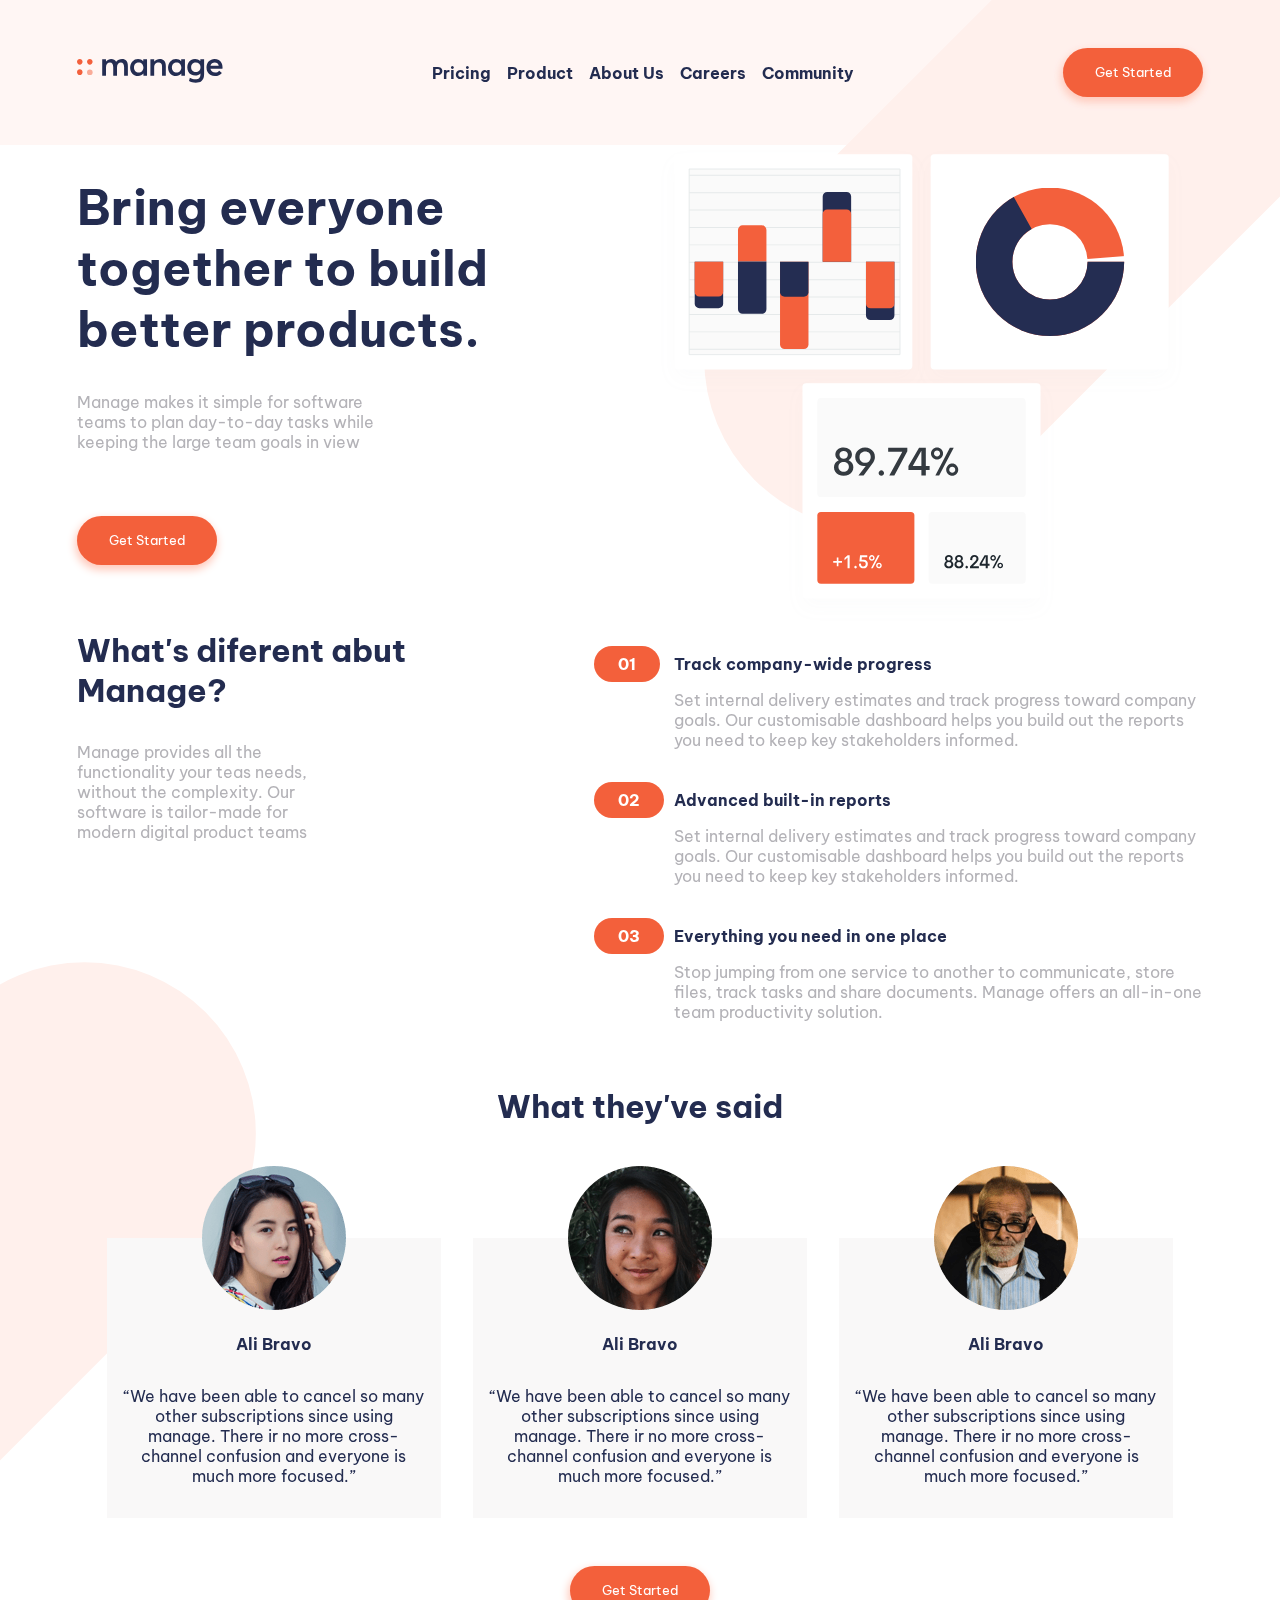
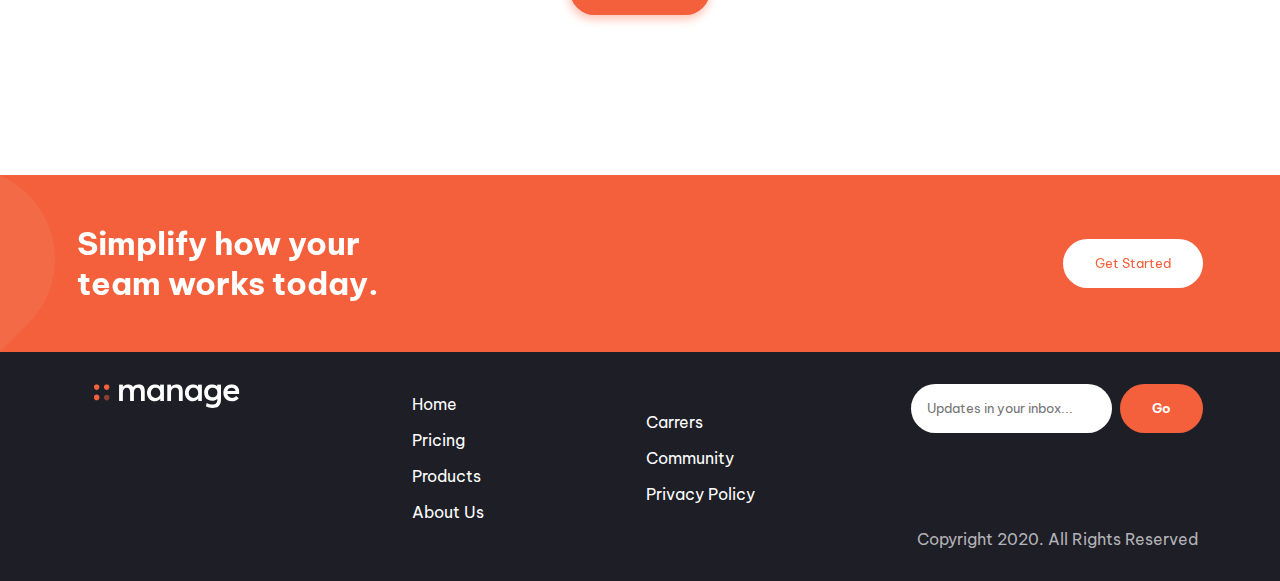
<file: index.html>
<!DOCTYPE html>
<html lang="es">
<head>
  <meta charset="UTF-8">
  <meta http-equiv="X-UA-Compatible" content="IE=edge">
  <meta name="viewport" content="width=device-width, initial-scale=1.0">
  <link rel="stylesheet" href="https://use.fontawesome.com/releases/v5.15.4/css/all.css" integrity="sha384-DyZ88mC6Up2uqS4h/KRgHuoeGwBcD4Ng9SiP4dIRy0EXTlnuz47vAwmeGwVChigm" crossorigin="anonymous">
  <link rel="shortcut icon" href="./img/Logo-color-white.svg" type="image/x-icon">
  <link rel="stylesheet" href="./css/styles.css">
  <link rel="stylesheet" href="./css/animations.css">
  <title>Examen front</title>
</head>
<body>
  <header class="fadeInDown">
    <div class="logo">
      <a href="#">
        <img src="./img/logo.svg" alt="logo">
      </a>
      <h1 style="display: none;">manage</h1>
    </div>

    <nav>
      <ul>
        <li><a href="#">Pricing</a></li>
        <li><a href="#">Product</a></li>
        <li><a href="#">About Us</a></li>
        <li><a href="#">Careers</a></li>
        <li><a href="#">Community</a></li>
      </ul>
    </nav>

    <div class="menu">
      <input type="checkbox" name="burguer-menu" id="menu">
      <label for="menu">
        <i class="fas fa-bars"></i>
      </label>
      <nav class="list-menu-burguer">
        <ul style="display: block;">
          <li><a href="#">Pricing</a></li>
          <li><a href="#">Product</a></li>
          <li><a href="#">About Us</a></li>
          <li><a href="#">Careers</a></li>
          <li><a href="#">Community</a></li>
        </ul>
      </nav>
    </div>

    <div class="btn-menu">
      <button class="btn-getStarted">Get Started</button>
    </div>
  </header>

  <main class="fadeIn">
    <section class="statistics">
      <div class="img-statistics">
        <img src="./img/illustration-intro.svg" alt="">
      </div>

      <div class="get-started">
        <h2>Bring everyone together to build better products.</h2>
        <p>
          Manage makes it simple for software teams
          to plan day-to-day tasks while keeping the 
          large team goals in view 
        </p>
        <button class="btn-getStarted">Get Started</button>
      </div>
    </section>

    <section class="about">
      <article>
        <h2>What's diferent abut Manage?</h2>
        <p>
          Manage provides all the functionality your
          teas needs, without the complexity. Our software is tailor-made for modern digital product teams
        </p>
      </article>

      <div class="list-cards">
        <article>
          <div class="title">
            <h3 class="n1">Track company-wide progress</h3>
          </div>
            <p>
              Set internal delivery estimates and track progress toward company goals. Our customisable dashboard helps you build out the reports you need to keep key stakeholders informed.
            </p>
        </article>

        <article>
          <div class="title">
            <h3 class="n2">Advanced built-in reports</h3>
          </div>
          <p>
            Set internal delivery estimates and track progress toward company goals. Our customisable dashboard helps you build out the reports you need to keep key stakeholders informed.
          </p>
        </article>

        <article>
          <div class="title">
            <h3 class="n3">Everything you need in one place</h3>
          </div>
          <p>
            Stop jumping from one service to another to communicate, store files, track tasks and share documents. Manage offers an all-in-one team productivity solution.
          </p>
        </article>
      </div>
    </section>

    <section class="coments">
      <h2>What they've said</h2>
      <div class="container-coments">
        <div class="coment">
          <img src="./img/avatar-anisha.png" alt="coment">
          <h4>Ali Bravo</h4>
          <p>
            “We have been able to cancel so many other subscriptions since using manage. There ir no more cross-channel confusion and everyone is much more focused.”
          </p>
        </div>

        <div class="coment card-active">
          <img src="./img/avatar-ali.png" alt="coment">
          <h4>Ali Bravo</h4>
          <p>
            “We have been able to cancel so many other subscriptions since using manage. There ir no more cross-channel confusion and everyone is much more focused.”
          </p>
        </div>

        <div class="coment">
          <img src="./img/avatar-richard.png" alt="coment">
          <h4>Ali Bravo</h4>
          <p>
            “We have been able to cancel so many other subscriptions since using manage. There ir no more cross-channel confusion and everyone is much more focused.”
          </p>
        </div>
      </div>
      <div class="slider">
        <span><i class="far fa-circle"></i></span>
        <span><i class="far fa-circle active"></i></span>
        <span><i class="far fa-circle"></i></span>
        <span><i class="far fa-circle"></i></span>
      </div>
      <button class="btn-getStarted">Get Started</button>
    </section>

    <section>
      <h2>Simplify how your team works today.</h2>
      <button class="btn-getStarted">Get Started</button>
      <img src="./img/bg-simplify-section-mobile.svg" alt="">
    </section>
  </main>

  <footer>
    <form action="./views/form.html" method="get">
      <div class="email-form">
        <input type="email" id="email" name="email" placeholder="Updates in your inbox..." required>
        <button type="submit">Go</button>
      </div>
      <p>Copyright 2020. All Rights Reserved</p>
    </form>
    
    <ul>
      <div class="first-li">
        <li>Home</li>
        <li>Pricing</li>
        <li>Products</li>
        <li>About Us</li>
      </div>
      <div class="second-li">
        <li>Carrers</li>
        <li>Community</li>
        <li>Privacy Policy</li>
      </div>
    </ul>

    <div class="logo-footer">
      <div class="social">
        <a href="https://www.facebook.com" target="_blank" rel="noreferrer noopener">
          <i class="fab fa-facebook-square"></i>
        </a>
        <a href="https://www.youtube.com" target="_blank" rel="noreferrer noopener">
          <i class="fab fa-youtube-square"></i>
        </a>
        <a href="https://twitter.com" target="_blank" rel="noreferrer noopener">
          <i class="fab fa-twitter"></i>
        </a>
        <a href="https://co.pinterest.com" target="_blank" rel="noreferrer noopener">
          <i class="fab fa-pinterest"></i>
        </a>
        <a href="https://www.instagram.com" target="_blank" rel="noreferrer noopener">
          <i class="fab fa-instagram"></i>
        </a>
      </div>
      <a href="#">
        <img src="./img/Logo-color-white.svg" alt="">
      </a>
      <p>Copyright 2020. All Rights Reserved</p>
    </div>
  </footer>
</body>
</html>
</file>
<file: css/styles.css>
@import url('https://fonts.googleapis.com/css2?family=Be+Vietnam+Pro:wght@400;500;700&display=swap');

*{
  margin: 0;
  padding: 0;
  box-sizing: border-box;
  font-family: 'Be Vietnam Pro', sans-serif;
  color: #232C50;
}
html{
  scroll-behavior: smooth;
}
body{
  background-image: url(../img/bg-tablet-pattern.svg);
  background-size: 100%;
  background-repeat: no-repeat;
  background-position-y: -50px;
  background-position-x: 60px;
}

h2{
  font-size: 2rem;
}
header, .coments, footer{
  padding: 0 1rem;
}

.bg-tablet{
  overflow: hidden;
}
.bg-tablet img{
  position: absolute;
  width: 450px;
  z-index: -10000;
}
.bg-top img{
  top: 0;
  right: 0;
  left: 0;
}
.bg-mid img{
  top: 330px;
  left: 230px;
}

header{
  position: relative;
  display: flex;
  justify-content: space-between;
  align-items: center;
  padding: 1rem;
  position: sticky;
  top: 0;
  background-color: #fff0ec99;
  z-index: 20;
}
header .menu{
  font-size: 2rem;
}
header .menu input{
  display: none;
}
header .menu label{
  position: relative;
  z-index: 10;
}

header .btn-menu, header ul{
  display: none;
}

main{
  text-align: center;
  background-image: url(../img/bg-tablet-pattern.svg);
  background-size: 100%;
  background-repeat: no-repeat;
  background-position-y: 400px;
  background-position-x: 250px;
}
main .statistics{
  display: flex;
  flex-direction: column;
  justify-content: center;
  align-items: center;
}
main .img-statistics{
  padding: 0 1rem;
}
main .statistics .img-statistics img{
  width: 100%;
}
main .get-started{
  text-align: center;
  padding-bottom: 6rem;
}
main .get-started p, main .about p{
  margin: 2rem 0;
  color: #B3B2B7;
}
main .get-started p, main .get-started h2{
  padding: 0 1rem;
}

.btn-getStarted{
  background-color: #F3603B;
  color: #fff;
  margin: 2rem 0;
  padding: 1rem 2rem;
  border: none;
  border-radius: 2rem;
  cursor: pointer;
  box-shadow: -1px 4px 8px 1px #ffc9bb;
  transition: all ease .5s;
}
.btn-getStarted:hover {
  background-color:#fc947a;
  transform: translate(-5px, -5px);
}
section:last-child button:hover{
  background-color: #fff;
  color: #fc947a;
  transform: translate(-5px, -5px);
}
footer form button:hover{
  background-color: #fc947a;
}
main .get-started h2{
  margin: 1rem 0;
}

.about p{
  margin: 1rem;
  text-align: start;
  padding: 0 .5rem;
}
.about article .title{
  display: flex;
  justify-content: center;
  align-items: center;
}

.list-cards article{
  margin: 1rem 0;
}
.about article h3{
  background-color: #FFF0EB;
  padding: 0.5rem 0 .5rem 5rem;
  font-size: 1rem;
  font-weight: bold;
  width: 100%;
  border-radius: 50px 0 0 50px;
  position: relative;
  margin-left: 1rem;
  text-align: start;
}
.title h3::before{
  background-color: #f3603b;
  border-radius: 5px;
  position: absolute;
  top: 0;
  left: 0;
  padding: .5rem 1.5rem;
  border-radius: 50px;
  margin-right: 1rem;
  color: #fff;
}
.title .n1::before{
  content: '01';
}
.title .n2::before{
  content: '02';
}
.title .n3::before{
  content: '03';
}

.coments h2{
  margin: 2rem 0;
}
.coment{
  display: none;
  background-color: #f9f8f8;
  position: relative;
  margin-top: 6rem;
  padding-top: 5rem;
  padding-bottom: 1rem;
  margin-bottom: 1rem;
}
.coment h4{
  margin: 1rem 0;
}
.card-active{
  display: block;
}
.coment img{
  position: absolute;
  left: calc(50% - 72px);
  top: -72px;
}

.coments .slider i{
  color: #f3603b;
  font-size: .5rem;
}

.coments .slider .active{
  background-color: #f3603b;
  border-radius: 50%;
}

section:last-child{
  position: relative;
  background-color: #F3603B;
  color: #fff;
  padding: 5rem 1rem;
  font-weight: bold;
}
section:last-child h2{
  color: #fff;
}
section:last-child button{
  background-color: #fff;
  color: #F3603B;
  box-shadow: initial;
}
section:last-child img{
  position: absolute;
  top: 0;
  left: 0;
  height: 100%;
}

footer{
  background-color: #1E1E26;
  padding: 1rem;
  text-align: center;
}

footer form{
  padding: 2rem 1rem;
}
form .email-form{
  display: flex;
}
form p{
  display: none;
}
footer form input{
  width: 100%;
  margin-right: .5rem;
  padding: 1rem;
  border: none;
  border-radius: 2rem;
}
footer form button{
  border: none;
  border-radius: 2rem;
  background-color: #F3603B;
  color: #fff;
  padding: 1rem 2rem;
  font-weight: bold;
}

footer ul{
  display: flex;
  flex-direction: column;
  flex-wrap: wrap;
  justify-content: start;
  align-items: center;
  height: 165px;
  margin: 1rem 0;

}
footer ul li{
  color: #fff;
  list-style: none;
  margin: 0 1rem 1rem 1rem;
  cursor: pointer;
}
footer ul li:hover{
  color: #fc947a;
}
footer .first-li, footer .second-li{
  text-align: start;
}

footer .social{
  display: flex;
  justify-content: center;
  flex-wrap: wrap;
  margin-bottom: 2rem;
}
footer .social i{
  color: #fff;
  font-size: 2rem;
  margin: 1rem;
}

footer .social i:hover{
  color: #F3603B;
}

footer .logo-footer{
  margin: 1rem;
}
footer .logo-footer p{
  color: #8C8C94;
  margin-top: 3rem;
}





@media screen and (min-width:768px) {
  body{
    background-position-y: -110px;
    background-position-x: 110%;
    background-size: 50%;
  }
  .bg-tablet img{
    position: absolute;
    width: 450px;
    z-index: -10000;
  }
  .bg-top img{
    top: 0;
    right: 0;
    left: 0;
  }
  .bg-mid img{
    bottom: 23%;
    left: -430px;
    width: 600px;
  }
  header{
    padding: 1rem 6%;
  }

  nav{
    display: flex;
    align-items: center;
    font-weight: bold;
  }
  nav ul{
    display: flex;
  }
  nav ul li{
    list-style: none;
    margin: 0rem .5rem;
  }
  nav ul li a{
    text-decoration: none;
  }
  nav ul li a:hover{
    color: #B3B2B7;
    cursor: pointer;
  }
  header .menu{
    display: none;
  }
  header .btn-menu{
    display: block;
  }

  main{
    background-position-y: 70%;
    background-position-x: -60%;
    background-size: 50%;
  }
  main .statistics{
    flex-direction: row-reverse;
    justify-content: space-between;
  }
  .get-started, .img-statistics{
    width: 50%;
  }
  section{
    padding: 0 6%;
  }
  main .get-started{
    text-align: start;
    padding-bottom: 0;
  }
  main .get-started h2,  main .get-started p, .about article h2, .about article p{
    text-align: start;
    margin: 0;
    padding: 0 6rem 0 0;
  }
  main .get-started h2{
    font-size: 3rem;
  }
  main .get-started p, main .about p{
    margin: 2rem 0;
    width: 70%;
  }
  main .about{
    display: flex;
  }
  main .list-cards p{
    width: inherit;
    margin-left: 6rem;
    padding: 0;
    margin-top: .5rem;
  }

  .about article .number{
    position: inherit;
    margin-left: 1rem;
  }
  .about article h3{
    background-color: inherit;
    text-align: start;
    padding: 0.5rem 0 .5rem 5rem;
  }

  .coments .container-coments{
    padding: 0 6%;
    display: flex;
  }
  .coment{
    display: block;
    margin: 5rem 1rem 1rem;
  }
  .coment p{
    padding: 1rem;
  }
  .coments .slider{
    display: none;
  }

  section:last-child{
    display: flex;
    align-items: center;
    justify-content: space-between;
    padding: 2rem 6%;
    margin-top: 8rem;
  }
  section:last-child h2{
    width: 30%;
    text-align: start;
  }

  footer{
    display: flex;
    flex-direction: row-reverse;
    justify-content: space-between;
    /* align-items: center; */
    padding: 1rem 6%;
  }
  form{
    flex-direction: column;
    margin: 1rem 0;
  }
  form p{
    display: block;
    color: #B3B2B7;
  }
  footer ul{
    width: 45%;
    justify-content: center;
  }
  footer form{
    display: flex;
    justify-content: space-between;
    align-items: center;
    padding: 0;
  }
  footer .logo-footer{
    display: flex;
    flex-direction: column-reverse;
    justify-content: space-between;
    align-items: flex-start;
  }
  footer .logo-footer p{
    display: none;
  }
  footer .social{
    margin: 0;
  }
  footer .social i{
    font-size: 1.5rem;
    margin: .5rem;
  }
}
</file>
<file: css/animations.css>
/* menú mobile desplegable */
.list-menu-burguer{
  position: absolute;
  width: 100%;
  left: 0;
  top: -300%;
  text-align: center;
  transition: all ease 1s;
}
.list-menu-burguer li a{
  text-decoration: none;
}
.list-menu-burguer li a:hover{
  color: #fff;
}
.list-menu-burguer li{
  list-style: none;
}
.list-menu-burguer li:hover{
  background-color: #1e1e26;
}
header .menu input:checked ~ .list-menu-burguer{
  top: 0rem;
  left: 0;
  background-color: #fff0ec;
  padding: 1rem 0;
}

label i{
  transition: all ease 1s;
  cursor: pointer;
}
header .menu input:checked ~ label i{
  transform: rotate(270deg);
  color: #F3603B;
}


/* animaciones de inicio */
.fadeInDown{
  animation-duration: 2s;
  animation-fill-mode: both;
  animation-name: fadeInDown;
  will-change: fadeInDown;
}
@keyframes fadeInDown {
  from{
    opacity: 0;
    transform: translate3d(0,-100%,0);
  }
  to{
    opacity: 1;
    transform: translate3d(0,0,0);
  }
}

.fadeIn{
  animation-duration: 3s;
  animation-fill-mode: both;
  animation-name: fadeIn;
  will-change: transform;
}

@keyframes fadeIn {
  from{
    opacity: 0;
  }
  to{
    opacity: 1;
  }
}

.fadeInUp{
  animation-duration: 2s;
  animation-fill-mode: both;
  animation-name: fadeInUp;
  will-change: fadeInUp;
}
@keyframes fadeInUp {
  from{
    opacity: 0;
    transform: translate3d(0,100%,0);
  }
  to{
    opacity: 1;
    transform: translate3d(0,0,0);
  }
}
</file>
